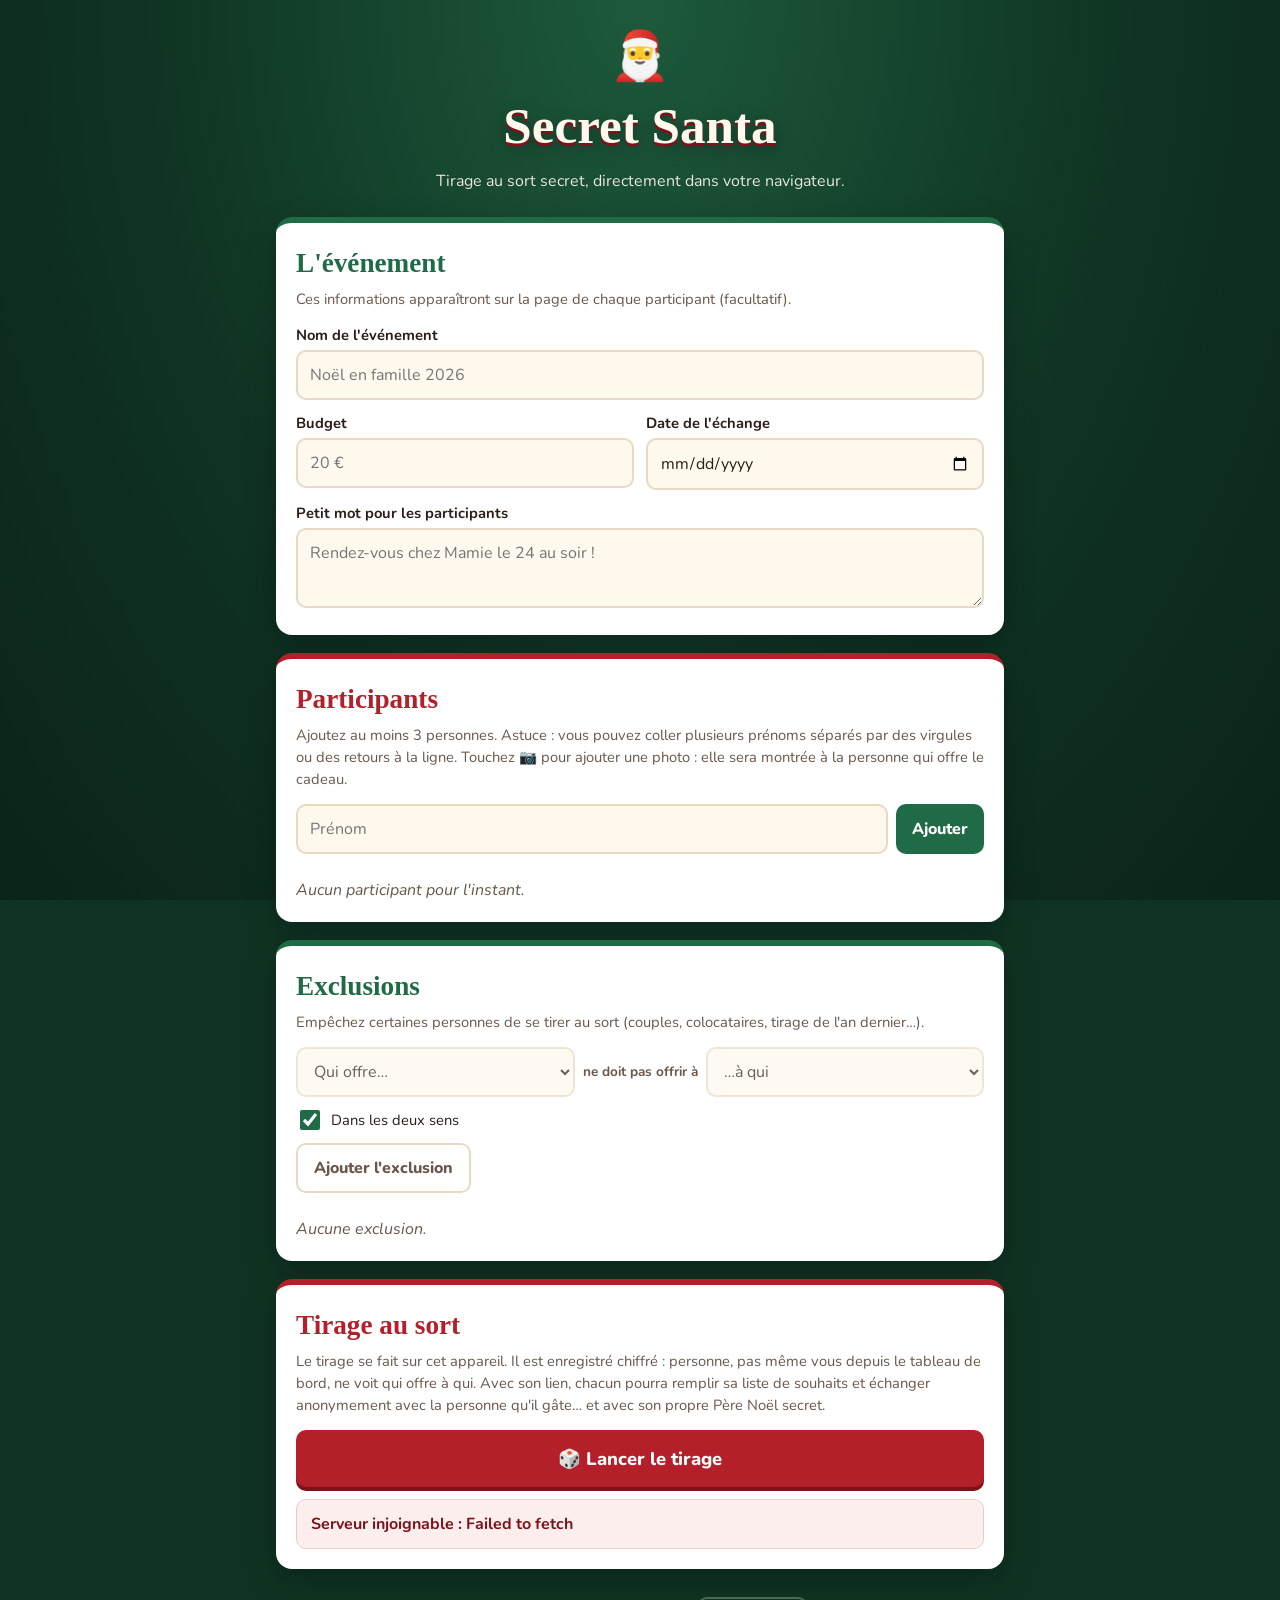
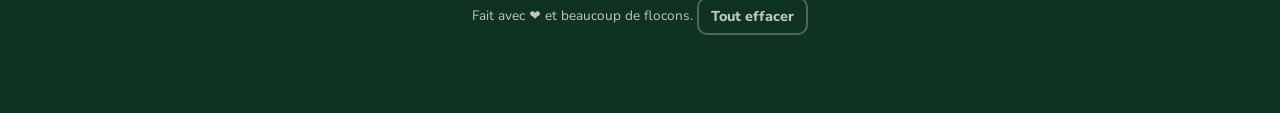
<file: index.html>
<!doctype html>
<html lang="fr">
<head>
  <meta charset="utf-8">
  <meta name="viewport" content="width=device-width, initial-scale=1, viewport-fit=cover">
  <title>Secret Santa – Organisateur</title>
  <meta name="description" content="Organisez votre Secret Santa : saisissez les participants, les exclusions, faites le tirage et envoyez à chacun son lien privé.">
  <meta name="theme-color" content="#0f3322">
  <meta name="referrer" content="no-referrer">
  <link rel="icon" href="data:image/svg+xml,<svg xmlns='http://www.w3.org/2000/svg' viewBox='0 0 100 100'><text y='.9em' font-size='90'>🎁</text></svg>">
  <link rel="preconnect" href="https://fonts.googleapis.com">
  <link rel="preconnect" href="https://fonts.gstatic.com" crossorigin>
  <link href="https://fonts.googleapis.com/css2?family=Mountains+of+Christmas:wght@700&family=Nunito:wght@400;700;800&display=swap" rel="stylesheet">
  <link rel="stylesheet" href="assets/style.css?v=10">
</head>
<body>
  <main class="page">
    <header class="entete">
      <div class="logo" aria-hidden="true">🎅</div>
      <h1>Secret Santa</h1>
      <p>Tirage au sort secret, directement dans votre navigateur.</p>
    </header>

    <section class="carte" id="bloc-chargement">
      <p class="aide" style="margin:0">Chargement…</p>
    </section>

    <section class="carte" id="bloc-acces" aria-labelledby="t-acces" hidden>
      <h2 id="t-acces">Tirage en cours 🎄</h2>
      <p class="aide">Un tirage a déjà été fait. Pour ouvrir le tableau de bord ou refaire un tirage, utilisez votre <strong>lien organisateur</strong> (reçu au moment du tirage).</p>
      <form id="form-acces" class="ligne" autocomplete="off">
        <input type="text" id="acces-lien" placeholder="Collez votre lien organisateur" aria-label="Lien organisateur">
        <button type="submit">Ouvrir</button>
      </form>
      <div id="acces-message" role="status"></div>
    </section>

    <section class="carte verte" id="bloc-tableau" aria-labelledby="t-tableau" hidden>
      <h2 id="t-tableau">Tableau de bord</h2>
      <p class="aide">Vous voyez qui a ouvert son lien et les listes de souhaits, jamais qui offre à qui.</p>
      <p id="tableau-resume" class="resume"></p>
      <ul id="tableau" class="tableau"></ul>
      <div class="actions-tableau">
        <button type="button" id="tableau-rafraichir" class="discret petit">🔄 Actualiser</button>
        <button type="button" id="copier-lien-admin" class="discret petit">🔑 Copier mon lien organisateur</button>
        <button type="button" id="nouveau-tirage" class="discret petit">🎲 Préparer un nouveau tirage</button>
      </div>
      <div id="tableau-message" role="status"></div>
    </section>

    <div id="formulaire">
    <section class="carte verte" aria-labelledby="t-evenement">
      <h2 id="t-evenement">L'événement</h2>
      <p class="aide">Ces informations apparaîtront sur la page de chaque participant (facultatif).</p>
      <div class="grille">
        <div class="plein">
          <label for="titre">Nom de l'événement</label>
          <input type="text" id="titre" maxlength="80" placeholder="Noël en famille 2026">
        </div>
        <div>
          <label for="budget">Budget</label>
          <input type="text" id="budget" maxlength="30" placeholder="20 €">
        </div>
        <div>
          <label for="date">Date de l'échange</label>
          <input type="date" id="date">
        </div>
        <div class="plein">
          <label for="mot">Petit mot pour les participants</label>
          <textarea id="mot" maxlength="300" placeholder="Rendez-vous chez Mamie le 24 au soir !"></textarea>
        </div>
      </div>
    </section>

    <section class="carte" aria-labelledby="t-participants">
      <h2 id="t-participants">Participants</h2>
      <p class="aide">Ajoutez au moins 3 personnes. Astuce : vous pouvez coller plusieurs prénoms séparés par des virgules ou des retours à la ligne. Touchez 📷 pour ajouter une photo : elle sera montrée à la personne qui offre le cadeau.</p>
      <input type="file" id="photo-fichier" accept="image/*" hidden>
      <form id="form-participant" class="ligne" autocomplete="off">
        <input type="text" id="nouveau" maxlength="40" placeholder="Prénom" aria-label="Prénom du participant">
        <button type="submit">Ajouter</button>
      </form>
      <ul id="liste-participants" class="liste" aria-live="polite"></ul>
      <p id="aucun-participant" class="vide">Aucun participant pour l'instant.</p>
    </section>

    <section class="carte verte" aria-labelledby="t-exclusions">
      <h2 id="t-exclusions">Exclusions</h2>
      <p class="aide">Empêchez certaines personnes de se tirer au sort (couples, colocataires, tirage de l'an dernier…).</p>
      <form id="form-exclusion" autocomplete="off">
        <div class="ligne-exclusion">
          <select id="excl-de" aria-label="Personne qui offre"></select>
          <span class="fleche">ne doit pas offrir à</span>
          <select id="excl-a" aria-label="Personne qui reçoit"></select>
        </div>
        <label class="case"><input type="checkbox" id="excl-reciproque" checked> Dans les deux sens</label>
        <button type="submit" class="discret">Ajouter l'exclusion</button>
      </form>
      <ul id="liste-exclusions" class="exclusions" aria-live="polite"></ul>
      <p id="aucune-exclusion" class="vide">Aucune exclusion.</p>
    </section>

    <section class="carte" aria-labelledby="t-tirage">
      <h2 id="t-tirage">Tirage au sort</h2>
      <p class="aide">Le tirage se fait sur cet appareil. Il est enregistré chiffré : personne, pas même vous depuis le tableau de bord, ne voit qui offre à qui. Avec son lien, chacun pourra remplir sa liste de souhaits et échanger anonymement avec la personne qu'il gâte… et avec son propre Père Noël secret.</p>
      <p id="avert-remplacement" class="avertissement" hidden>⚠️ Un nouveau tirage <strong>efface le tirage actuel</strong> : anciens liens, listes de souhaits, messages et notifications. Il faudra renvoyer les nouveaux liens à tout le monde.</p>
      <button type="button" id="tirer" class="principal">🎲 Lancer le tirage</button>
      <div id="message" role="status"></div>
    </section>
    </div>

    <section class="carte" id="bloc-resultats" hidden>
      <h2>Liens à envoyer</h2>
      <div id="bloc-lien-admin" class="lien-admin" hidden>
        <p><strong>🔑 Votre lien organisateur</strong> : gardez-le pour vous. Il donne accès au tableau de bord et permet de refaire un tirage.</p>
        <div class="lien" id="lien-admin"></div>
        <button type="button" id="copier-lien-admin-2" class="petit">📋 Copier mon lien organisateur</button>
      </div>
      <p class="aide" style="margin-top:16px">Envoyez à chaque personne <strong>son</strong> lien. N'ouvrez pas les liens des autres pour garder la surprise ! Vous pourrez les recopier plus tard depuis le tableau de bord.</p>
      <button type="button" id="tout-copier" class="discret petit">📋 Copier tous les liens</button>
      <ul id="resultats" class="resultats"></ul>
    </section>

    <footer class="pied">
      <p>Fait avec ❤️ et beaucoup de flocons. <button type="button" id="reinitialiser" class="discret petit" style="color:inherit;border-color:rgba(255,255,255,.35)">Tout effacer</button></p>
    </footer>
  </main>

  <script src="assets/config.js?v=10"></script>
  <script src="assets/commun.js?v=10"></script>
  <script src="assets/api.js?v=10"></script>
  <script src="assets/organisateur.js?v=10"></script>
</body>
</html>
</file>
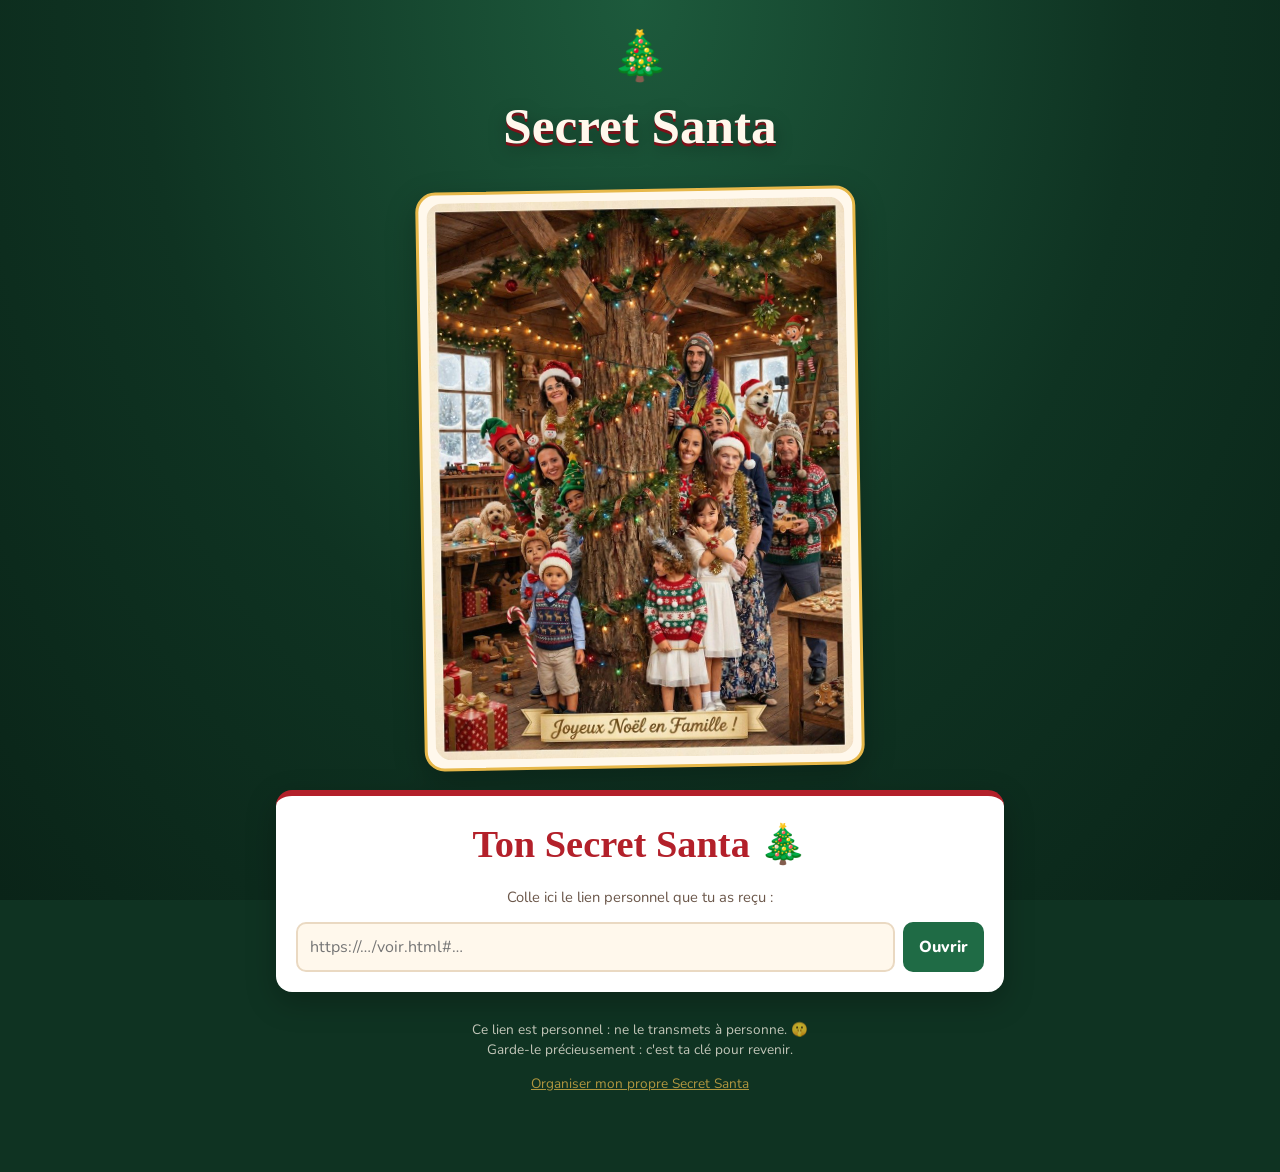
<file: voir.html>
<!doctype html>
<html lang="fr">
<head>
  <meta charset="utf-8">
  <meta name="viewport" content="width=device-width, initial-scale=1, viewport-fit=cover">
  <title>Ton Secret Santa</title>
  <meta name="robots" content="noindex, nofollow">
  <meta name="referrer" content="no-referrer">
  <meta name="theme-color" content="#0f3322">
  <link rel="icon" href="data:image/svg+xml,<svg xmlns='http://www.w3.org/2000/svg' viewBox='0 0 100 100'><text y='.9em' font-size='90'>🎁</text></svg>">
  <link rel="preconnect" href="https://fonts.googleapis.com">
  <link rel="preconnect" href="https://fonts.gstatic.com" crossorigin>
  <link href="https://fonts.googleapis.com/css2?family=Mountains+of+Christmas:wght@700&family=Nunito:wght@400;700;800&display=swap" rel="stylesheet">
  <link rel="stylesheet" href="assets/style.css?v=10">
  <link rel="manifest" href="manifest.webmanifest">
  <link rel="apple-touch-icon" href="assets/icone-192.png">
  <meta name="apple-mobile-web-app-capable" content="yes">
  <meta name="apple-mobile-web-app-title" content="Secret Santa">
</head>
<body>
  <main class="page">
    <header class="entete">
      <div class="logo" aria-hidden="true">🎄</div>
      <h1>Secret Santa</h1>
    </header>

    <figure class="photo-accueil">
      <img src="assets/famille.jpg" width="864" height="1152" alt="La famille réunie en tenues de Noël autour d'un grand arbre décoré, avec la bannière « Joyeux Noël en Famille ! »">
    </figure>

    <section class="carte revelation" id="carte">
      <div id="contenu">
        <p class="bonjour">Chargement…</p>
      </div>
    </section>

    <div id="espace" hidden>
      <section class="carte notif" id="bloc-notif" hidden>
        <div class="notif-ligne">
          <p id="notif-texte">🔔 Sois prévenu·e des nouveaux messages et quand la liste de la personne que tu gâtes change.</p>
          <button type="button" id="notif-bouton" class="petit">Activer</button>
        </div>
        <p id="notif-etat" class="etat" role="status"></p>
      </section>
      <nav class="onglets" role="tablist" aria-label="Espace personnel">
        <button type="button" role="tab" id="onglet-liste" aria-controls="panneau-liste" aria-selected="true">📝 Ma liste</button>
        <button type="button" role="tab" id="onglet-sienne" aria-controls="panneau-sienne" aria-selected="false">🎁 Sa liste</button>
        <button type="button" role="tab" id="onglet-messages" aria-controls="panneau-messages" aria-selected="false">💬 Messages <span class="pastille" id="pastille" hidden></span></button>
      </nav>

      <section class="carte verte panneau" id="panneau-liste" role="tabpanel" aria-labelledby="onglet-liste">
        <h2>Ma liste de souhaits</h2>
        <p class="aide">Ton Père Noël secret la verra (sans que tu saches qui il est). Ajoute des idées, avec un lien si tu veux.</p>
        <form id="form-souhait" autocomplete="off">
          <div class="grille">
            <div class="plein">
              <label for="souhait-texte">Idée de cadeau</label>
              <input type="text" id="souhait-texte" maxlength="120" placeholder="Un bon roman policier" required>
            </div>
            <div class="plein">
              <label for="souhait-lien">Lien (facultatif)</label>
              <input type="text" id="souhait-lien" maxlength="500" inputmode="url" placeholder="https://…">
            </div>
          </div>
          <button type="submit" style="margin-top:12px">Ajouter à ma liste</button>
        </form>
        <ul id="ma-liste" class="souhaits"></ul>
        <p id="ma-liste-vide" class="vide">Ta liste est vide pour l'instant.</p>
        <p id="ma-liste-etat" class="etat" role="status"></p>
      </section>

      <section class="carte panneau" id="panneau-sienne" role="tabpanel" aria-labelledby="onglet-sienne" hidden>
        <h2 id="titre-sienne">Sa liste de souhaits</h2>
        <p class="aide">Les idées de la personne que tu gâtes. Elle peut la modifier à tout moment.</p>
        <ul id="sa-liste" class="souhaits"></ul>
        <p id="sa-liste-vide" class="vide">Pas encore d'idée… Tu peux lui demander dans les messages !</p>
        <button type="button" id="rafraichir-sienne" class="discret petit">🔄 Actualiser</button>
      </section>

      <section class="carte panneau" id="panneau-messages" role="tabpanel" aria-labelledby="onglet-messages" hidden>
        <h2>Messages anonymes</h2>
        <p class="aide">Tes messages à la personne que tu gâtes sont signés « Père Noël secret ». Ceux de ton propre Père Noël restent anonymes aussi.</p>
        <div class="choix-canal" role="group" aria-label="Choisir la conversation">
          <button type="button" id="canal-cd" aria-pressed="true"></button>
          <button type="button" id="canal-cr" aria-pressed="false">🎅 Mon Père Noël secret</button>
        </div>
        <div id="fil" class="fil" aria-live="polite"></div>
        <form id="form-message" class="ligne envoi" autocomplete="off">
          <textarea id="message-texte" maxlength="1000" rows="2" placeholder="Écris ton message…" aria-label="Message"></textarea>
          <button type="submit" aria-label="Envoyer">➤</button>
        </form>
        <p id="message-etat" class="etat" role="status"></p>
      </section>
    </div>

    <footer class="pied">
      <p>Ce lien est personnel : ne le transmets à personne. 🤫<br>Garde-le précieusement : c'est ta clé pour revenir.</p>
      <p><a href="./">Organiser mon propre Secret Santa</a></p>
    </footer>
  </main>

  <script src="assets/config.js?v=10"></script>
  <script src="assets/commun.js?v=10"></script>
  <script src="assets/api.js?v=10"></script>
  <script src="assets/espace.js?v=10"></script>
  <script src="assets/revelation.js?v=10"></script>
</body>
</html>
</file>
<file: assets/style.css>
:root {
  --rouge: #b3202a;
  --rouge-fonce: #7e1119;
  --vert: #1f6b45;
  --vert-fonce: #123f29;
  --or: #e7b84a;
  --creme: #fff8ec;
  --texte: #2b1d16;
  --texte-doux: #6b574a;
  --carte: #ffffff;
  --bord: #ead9c2;
  --fond: radial-gradient(ellipse at top, #1d5a3c 0%, #0f3322 55%, #0a2418 100%);
  --ombre: 0 10px 30px rgba(0, 0, 0, .25);
  --rayon: 16px;
}

* { box-sizing: border-box; }
[hidden] { display: none !important; }

html, body { margin: 0; padding: 0; }

body {
  min-height: 100vh;
  background: #0f3322;
  background-image: var(--fond);
  background-attachment: fixed;
  color: var(--texte);
  font-family: "Nunito", system-ui, -apple-system, "Segoe UI", Roboto, sans-serif;
  font-size: 16px;
  line-height: 1.5;
  overflow-x: hidden;
}

.page {
  position: relative;
  z-index: 1;
  max-width: 760px;
  margin: 0 auto;
  padding: 24px 16px 64px;
}

header.entete {
  text-align: center;
  color: var(--creme);
  margin: 8px 0 24px;
}

.entete .logo { font-size: 3rem; line-height: 1; }

h1, h2, .titre-fete {
  font-family: "Mountains of Christmas", "Georgia", serif;
  font-weight: 700;
}

h1 {
  font-size: clamp(2.2rem, 8vw, 3.2rem);
  margin: 8px 0 4px;
  color: var(--creme);
  text-shadow: 0 3px 0 var(--rouge-fonce), 0 6px 18px rgba(0,0,0,.35);
}

.entete p { margin: 0; opacity: .9; }

.carte {
  background: var(--carte);
  border-radius: var(--rayon);
  box-shadow: var(--ombre);
  padding: 20px;
  margin-bottom: 18px;
  border-top: 6px solid var(--rouge);
  position: relative;
}

.carte.verte { border-top-color: var(--vert); }

.carte h2 {
  margin: 0 0 4px;
  font-size: 1.7rem;
  color: var(--rouge);
}

.carte.verte h2 { color: var(--vert); }

.aide { color: var(--texte-doux); font-size: .92rem; margin: 0 0 14px; }

label { display: block; font-weight: 700; font-size: .92rem; margin-bottom: 4px; }

input[type="text"], input[type="date"], select, textarea {
  width: 100%;
  font: inherit;
  padding: 11px 12px;
  border: 2px solid var(--bord);
  border-radius: 10px;
  background: var(--creme);
  color: var(--texte);
  min-height: 46px;
}

textarea { min-height: 80px; resize: vertical; }

input:focus, select:focus, textarea:focus {
  outline: none;
  border-color: var(--vert);
  box-shadow: 0 0 0 3px rgba(31,107,69,.18);
}

.grille { display: grid; gap: 12px; grid-template-columns: 1fr 1fr; }
.grille .plein { grid-column: 1 / -1; }

@media (max-width: 560px) {
  .grille { grid-template-columns: 1fr; }
}

.ligne { display: flex; gap: 8px; align-items: stretch; }
.ligne > input, .ligne > select { flex: 1; min-width: 0; }

.ligne-exclusion { display: grid; grid-template-columns: 1fr auto 1fr; gap: 8px; align-items: center; }
.ligne-exclusion .fleche { font-weight: 700; color: var(--texte-doux); text-align: center; font-size: .85rem; }

@media (max-width: 560px) {
  .ligne-exclusion { grid-template-columns: 1fr; }
  .ligne-exclusion .fleche { text-align: left; }
}

.case { display: flex; align-items: center; gap: 8px; font-weight: 400; margin: 10px 0; cursor: pointer; }
.case input { width: 20px; height: 20px; accent-color: var(--vert); }

button, .bouton {
  font: inherit;
  font-weight: 800;
  border: none;
  border-radius: 10px;
  padding: 11px 16px;
  min-height: 46px;
  cursor: pointer;
  background: var(--vert);
  color: #fff;
  transition: transform .08s ease, background .15s ease;
  text-decoration: none;
  display: inline-flex;
  align-items: center;
  justify-content: center;
  gap: 6px;
  white-space: nowrap;
}

button:hover, .bouton:hover { background: var(--vert-fonce); }
button:active, .bouton:active { transform: translateY(1px); }
button:focus-visible, .bouton:focus-visible { outline: 3px solid var(--or); outline-offset: 2px; }

button.principal {
  background: var(--rouge);
  width: 100%;
  font-size: 1.15rem;
  padding: 15px;
  box-shadow: 0 4px 0 var(--rouge-fonce);
}
button.principal:hover { background: var(--rouge-fonce); }

.resultats .actions .bouton { background: #fff; color: var(--vert-fonce); border: 2px solid #bfe0cc; }
.resultats .actions .bouton:hover { background: #eaf6ef; }

button.discret {
  background: transparent;
  color: var(--texte-doux);
  border: 2px solid var(--bord);
}
button.discret:hover { background: var(--creme); color: var(--texte); }

button.petit { min-height: 38px; padding: 6px 12px; font-size: .9rem; }

button.retirer {
  background: transparent;
  color: var(--rouge);
  border: 2px solid #f0c9cc;
  min-width: 46px;
  padding: 0 10px;
}
button.retirer:hover { background: #fdeeee; }

.liste { list-style: none; margin: 14px 0 0; padding: 0; display: flex; flex-wrap: wrap; gap: 8px; }

.puce {
  display: inline-flex;
  align-items: center;
  gap: 6px;
  background: var(--creme);
  border: 2px solid var(--bord);
  border-radius: 999px;
  padding: 4px 6px 4px 12px;
  font-weight: 700;
  max-width: 100%;
}
.puce span { overflow: hidden; text-overflow: ellipsis; white-space: nowrap; }
.puce button {
  min-height: 28px; min-width: 28px; padding: 0;
  border-radius: 50%;
  background: transparent; color: var(--rouge);
  font-size: 1.1rem; line-height: 1;
}
.puce button:hover { background: #fdeeee; }

.vide { color: var(--texte-doux); font-style: italic; margin: 10px 0 0; }

.exclusions { list-style: none; padding: 0; margin: 14px 0 0; display: grid; gap: 6px; }
.exclusions li {
  display: flex; align-items: center; justify-content: space-between; gap: 8px;
  background: #fdf3f3; border: 1px solid #f0c9cc; border-radius: 10px; padding: 6px 6px 6px 12px;
}

.message {
  border-radius: 10px;
  padding: 12px 14px;
  margin: 12px 0 0;
  font-weight: 700;
}
.message.erreur { background: #fdeeee; color: var(--rouge-fonce); border: 1px solid #f0c9cc; }
.message.ok { background: #eaf6ef; color: var(--vert-fonce); border: 1px solid #bfe0cc; }

.resultats { list-style: none; padding: 0; margin: 14px 0 0; display: grid; gap: 10px; }
.resultats li {
  border: 2px solid var(--bord);
  border-radius: 12px;
  padding: 12px;
  background: var(--creme);
}
.resultats .nom { font-weight: 800; font-size: 1.05rem; margin-bottom: 8px; display: flex; align-items: center; gap: 6px; flex-wrap: wrap; }
.resultats .lien {
  font-family: ui-monospace, Consolas, monospace;
  font-size: .8rem;
  color: var(--texte-doux);
  word-break: break-all;
  background: #fff;
  border: 1px dashed var(--bord);
  border-radius: 8px;
  padding: 6px 8px;
  margin-bottom: 8px;
}
.resultats .actions { display: flex; flex-wrap: wrap; gap: 6px; }
.resultats .actions > * { flex: 1 1 auto; }
.badge {
  font-size: .75rem; font-weight: 800;
  background: var(--vert); color: #fff; border-radius: 999px; padding: 2px 8px;
}

.avertissement {
  background: #fff6dd;
  border: 1px solid #f1dc9c;
  border-radius: 10px;
  padding: 10px 12px;
  font-size: .9rem;
  color: #6a5313;
  margin-top: 12px;
}

footer.pied {
  text-align: center;
  color: var(--creme);
  opacity: .75;
  font-size: .85rem;
  margin-top: 28px;
}
footer.pied a { color: var(--or); }

/* Neige */
.neige { position: fixed; inset: 0; pointer-events: none; z-index: 0; overflow: hidden; }
.neige span {
  position: absolute;
  top: -5vh;
  color: #fff;
  animation-name: tomber;
  animation-timing-function: linear;
  animation-iteration-count: infinite;
}
@keyframes tomber {
  0% { transform: translate3d(0, -5vh, 0) rotate(0deg); }
  50% { transform: translate3d(3vw, 50vh, 0) rotate(180deg); }
  100% { transform: translate3d(-2vw, 110vh, 0) rotate(360deg); }
}

/* Page de révélation */
.revelation { text-align: center; }
.revelation .bonjour { font-size: 1.2rem; margin: 0 0 6px; }
.revelation .titre-fete { font-size: clamp(1.8rem, 7vw, 2.4rem); color: var(--rouge); margin: 0 0 12px; }

.cadeau {
  width: 180px; height: 180px;
  margin: 24px auto 12px;
  position: relative;
  cursor: pointer;
  border: none;
  background: transparent;
  padding: 0;
  min-height: 0;
}
.cadeau:hover { background: transparent; }
.cadeau .boite {
  position: absolute; left: 15px; right: 15px; bottom: 0; height: 120px;
  background: var(--rouge);
  border-radius: 8px;
  box-shadow: inset 0 -10px 0 rgba(0,0,0,.12);
}
.cadeau .couvercle {
  position: absolute; left: 5px; right: 5px; top: 40px; height: 34px;
  background: var(--rouge-fonce);
  border-radius: 8px;
  transition: transform .6s cubic-bezier(.3,1.6,.5,1), opacity .6s;
  z-index: 2;
}
.cadeau .ruban-v { position: absolute; left: 50%; top: 40px; bottom: 0; width: 22px; margin-left: -11px; background: var(--or); z-index: 3; transition: opacity .4s; }
.cadeau .noeud { position: absolute; left: 50%; top: 8px; transform: translateX(-50%); font-size: 2.6rem; z-index: 4; transition: transform .6s, opacity .6s; }
.cadeau:not(.ouvert) { animation: secouer 2.4s ease-in-out infinite; }
.cadeau.ouvert .couvercle { transform: translateY(-70px) rotate(-18deg); opacity: 0; }
.cadeau.ouvert .noeud { transform: translate(-50%, -80px) rotate(30deg); opacity: 0; }
.cadeau.ouvert .ruban-v { opacity: 0; }

@keyframes secouer {
  0%, 80%, 100% { transform: rotate(0); }
  84% { transform: rotate(-6deg); }
  88% { transform: rotate(6deg); }
  92% { transform: rotate(-4deg); }
  96% { transform: rotate(3deg); }
}

.destinataire {
  display: none;
  animation: apparaitre .7s ease both;
}
.destinataire.visible { display: block; }
.destinataire .nom-destinataire {
  font-family: "Mountains of Christmas", Georgia, serif;
  font-size: clamp(2.4rem, 11vw, 3.6rem);
  font-weight: 700;
  color: var(--vert);
  margin: 4px 0 10px;
  word-break: break-word;
}
@keyframes apparaitre { from { opacity: 0; transform: scale(.85); } to { opacity: 1; transform: scale(1); } }

.infos { display: grid; gap: 8px; margin: 18px 0 0; text-align: left; }
.infos div { background: var(--creme); border: 1px solid var(--bord); border-radius: 10px; padding: 10px 12px; }
.infos strong { display: block; font-size: .8rem; text-transform: uppercase; letter-spacing: .04em; color: var(--texte-doux); }

/* Notifications */
.carte.notif { border-top-color: var(--or); padding: 14px 16px; }
.notif-ligne { display: flex; align-items: center; gap: 12px; }
.notif-ligne p { margin: 0; flex: 1; font-size: .95rem; }
.carte.notif .etat:empty { display: none; }

/* Espace personnel */
.onglets {
  display: grid;
  grid-template-columns: repeat(3, 1fr);
  gap: 6px;
  margin: 0 0 10px;
}
.onglets button {
  background: rgba(255,255,255,.12);
  color: var(--creme);
  border: 2px solid rgba(255,255,255,.2);
  padding: 8px 6px;
  font-size: .9rem;
  white-space: normal;
  line-height: 1.2;
}
.onglets button:hover { background: rgba(255,255,255,.22); }
.onglets button[aria-selected="true"] { background: var(--creme); color: var(--rouge-fonce); border-color: var(--creme); }

.pastille {
  background: var(--rouge); color: #fff; border-radius: 999px;
  font-size: .72rem; min-width: 20px; height: 20px; padding: 0 6px;
  display: inline-flex; align-items: center; justify-content: center;
}

.etat { min-height: 1.4em; margin: 10px 0 0; font-size: .9rem; color: var(--texte-doux); }

.souhaits { list-style: none; padding: 0; margin: 16px 0 0; display: grid; gap: 8px; }
.souhaits li {
  display: flex; align-items: center; justify-content: space-between; gap: 10px;
  background: var(--creme); border: 2px solid var(--bord); border-radius: 12px; padding: 10px 10px 10px 14px;
}
.souhait-corps { display: flex; flex-direction: column; min-width: 0; }
.souhait-texte { font-weight: 700; overflow-wrap: anywhere; }
.souhait-texte::before { content: "🎁 "; }
.souhait-lien { color: var(--vert); font-size: .88rem; overflow-wrap: anywhere; }

.choix-canal { display: grid; grid-template-columns: 1fr 1fr; gap: 6px; margin-bottom: 10px; }
.choix-canal button {
  background: var(--creme); color: var(--texte); border: 2px solid var(--bord);
  white-space: normal; line-height: 1.2; font-size: .92rem; position: relative;
}
.choix-canal button:hover { background: #f6ead6; }
.choix-canal button[aria-pressed="true"] { background: var(--vert); color: #fff; border-color: var(--vert); }
.choix-canal button[data-nonlus]:not([data-nonlus=""])::after {
  content: attr(data-nonlus);
  position: absolute; top: -8px; right: -6px;
  background: var(--rouge); color: #fff; border-radius: 999px;
  font-size: .72rem; min-width: 20px; height: 20px; padding: 0 6px;
  display: inline-flex; align-items: center; justify-content: center;
}

.fil {
  background: #f7f1e6;
  border: 2px solid var(--bord);
  border-radius: 12px;
  padding: 12px;
  height: min(52vh, 420px);
  overflow-y: auto;
  display: flex; flex-direction: column; gap: 8px;
}
.fil .vide { margin: auto; text-align: center; }
.bulle {
  max-width: 82%;
  border-radius: 14px;
  padding: 8px 12px;
  box-shadow: 0 1px 2px rgba(0,0,0,.08);
}
.bulle.moi { align-self: flex-end; background: var(--vert); color: #fff; border-bottom-right-radius: 4px; }
.bulle.autre { align-self: flex-start; background: #fff; border-bottom-left-radius: 4px; }
.bulle .auteur { display: block; font-size: .75rem; font-weight: 800; opacity: .8; }
.bulle .texte { margin: 2px 0; white-space: pre-wrap; overflow-wrap: anywhere; }
.bulle .quand { display: block; font-size: .7rem; opacity: .7; text-align: right; }

.envoi { margin-top: 10px; }
.envoi textarea { min-height: 46px; height: 46px; resize: none; }
.envoi button { min-width: 52px; font-size: 1.2rem; }
.envoi button:disabled { opacity: .6; cursor: wait; }

@media (prefers-reduced-motion: reduce) {
  .cadeau:not(.ouvert) { animation: none; }
  .destinataire { animation: none; }
}

.carte.notif .etat { white-space: pre-line; }

/* Photos */
.vignette, .puce-photo {
  width: 44px; height: 44px; border-radius: 50%;
  object-fit: cover; flex: none;
  border: 2px solid var(--or);
  background: var(--creme);
}
.puce-photo { width: 28px; height: 28px; border-width: 1px; margin-left: -6px; }
.sans-photo {
  display: inline-flex; align-items: center; justify-content: center;
  font-weight: 800; color: var(--vert-fonce); background: #eaf6ef;
}
.puce .puce-action { font-size: .95rem; }
.photo-destinataire {
  display: block;
  width: min(180px, 50vw); height: min(180px, 50vw);
  margin: 8px auto 0;
  border-radius: 50%;
  object-fit: cover;
  border: 5px solid var(--or);
  box-shadow: 0 6px 18px rgba(0,0,0,.2);
}

/* Tableau de bord */
.resume { font-weight: 800; color: var(--vert-fonce); margin: 0 0 10px; }
.tableau { list-style: none; padding: 0; margin: 0; display: grid; gap: 10px; }
.tableau > li {
  border: 2px solid var(--bord); border-radius: 12px; background: var(--creme);
  padding: 12px; display: grid; gap: 10px;
}
.tableau-entete { display: flex; align-items: center; gap: 12px; }
.tableau-nom { display: flex; flex-direction: column; min-width: 0; }
.tableau-nom strong { font-size: 1.05rem; overflow-wrap: anywhere; }
.statut { font-size: .88rem; font-weight: 700; }
.statut.ouvert { color: var(--vert); }
.statut.ferme { color: var(--texte-doux); }
.tableau .actions { display: flex; flex-wrap: wrap; gap: 6px; }
.tableau .actions .bouton { background: #fff; color: var(--vert-fonce); border: 2px solid #bfe0cc; }
.liste-admin summary { cursor: pointer; font-weight: 700; padding: 4px 0; }
.liste-admin .souhaits { margin-top: 8px; }
.liste-admin .souhaits li { background: #fff; }
.vide-liste { justify-content: flex-start !important; }
.ajout-admin { display: grid; grid-template-columns: 1fr 1fr auto; gap: 6px; margin-top: 8px; }
@media (max-width: 560px) { .ajout-admin { grid-template-columns: 1fr; } }
.actions-tableau { display: flex; flex-wrap: wrap; gap: 6px; margin-top: 14px; }
.lien-admin {
  background: #fff6dd; border: 1px solid #f1dc9c; border-radius: 10px;
  padding: 10px 12px; margin: 8px 0 4px;
}
.lien-admin p { margin: 0 0 8px; font-size: .92rem; color: #6a5313; }
.lien-admin .lien { margin-bottom: 8px; }
.lien-admin .lien, .resultats .lien {
  font-family: ui-monospace, Consolas, monospace; font-size: .8rem; color: var(--texte-doux);
  word-break: break-all; background: #fff; border: 1px dashed var(--bord); border-radius: 8px; padding: 6px 8px;
}
#bloc-resultats h2 { color: var(--rouge); }

/* Photo de la page d'accueil */
.photo-accueil {
  margin: 0 auto 22px;
  max-width: 440px;
  padding: 8px;
  background: var(--creme);
  border-radius: calc(var(--rayon) + 4px);
  box-shadow: var(--ombre);
  border: 3px solid var(--or);
  transform: rotate(-1deg);
}
.photo-accueil img {
  display: block;
  width: 100%;
  height: auto;
  border-radius: var(--rayon);
}
@media (prefers-reduced-motion: reduce) { .photo-accueil { transform: none; } }
</file>
